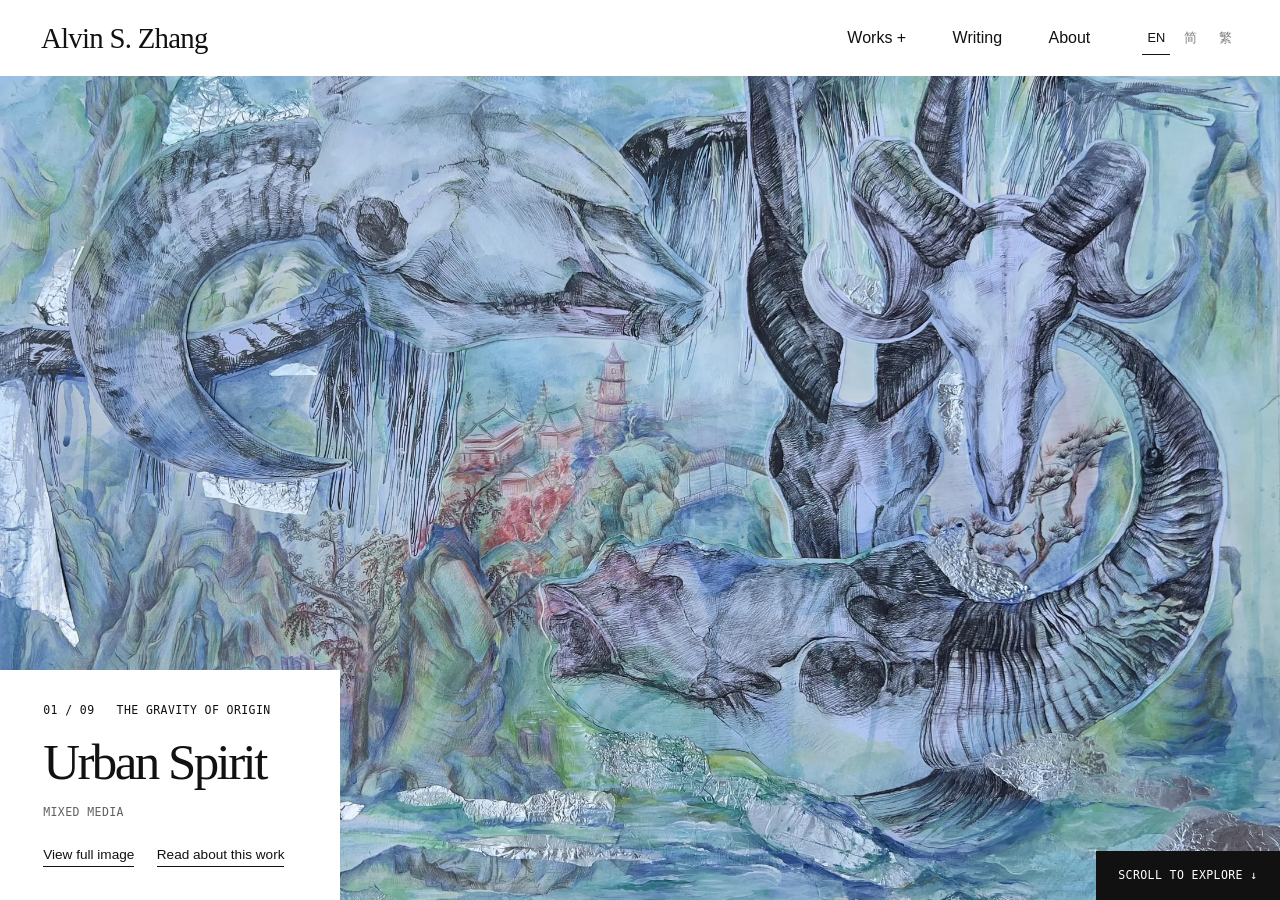
<file: index.html>
<!doctype html>
<html lang="en">
  <head>
    <meta charset="utf-8" />
    <meta name="viewport" content="width=device-width, initial-scale=1" />
    <meta name="theme-color" content="#ffffff" />
    <meta name="description" content="Selected artworks by Alvin S. Zhang across painting, installation, printmaking, drawing, and digital media." />
    <link rel="icon" href="./favicon.svg" type="image/svg+xml" />
    <link rel="preload" href="./assets/urban-main.jpg" as="image" fetchpriority="high" />
    <link rel="stylesheet" href="./styles.css?v=mobile-labels-fixed-20261117" />
    <script src="./site.js?v=mobile-labels-fixed-20261117" defer></script>
    <title>Alvin S. Zhang — Selected Works</title>
  </head>
  <body data-page="works">
    <a class="skip-link" href="#gallery">Skip to works</a>
    <header class="site-header" id="site-header">
      <a class="brand" id="brand" href="#urban-spirit" aria-label="Alvin S. Zhang, first work">Alvin S. Zhang</a>
      <nav class="site-nav" aria-label="Main navigation">
        <button type="button" class="nav-button" id="index-button" aria-haspopup="dialog" aria-controls="theme-panel">Index <span aria-hidden="true">+</span></button>
        <a class="nav-button" id="writing-link" href="./writing.html">Writing</a>
        <a class="nav-button" id="about-link" href="./about.html">About</a>
      </nav>
      <div class="language-switch" role="group" aria-label="Language">
        <button type="button" data-lang="en" aria-pressed="true" lang="en">EN</button>
        <button type="button" data-lang="zh-Hans" aria-pressed="false" lang="zh-Hans">简</button>
        <button type="button" data-lang="zh-Hant" aria-pressed="false" lang="zh-Hant">繁</button>
      </div>
    </header>

    <div class="filter-status" id="filter-status" hidden>
      <span id="filter-name"></span>
      <button type="button" id="show-all">Show all works ×</button>
    </div>

    <main class="gallery" id="gallery" tabindex="-1"></main>

    <dialog class="theme-panel" id="theme-panel" aria-labelledby="theme-heading">
      <div class="dialog-top">
        <span class="dialog-kicker" id="theme-heading">Index / Media</span>
        <button class="icon-button" type="button" id="theme-close" aria-label="Close index">×</button>
      </div>
      <div class="theme-list" id="theme-list"></div>
      <div class="theme-preview" id="theme-preview" aria-hidden="true">
        <img src="./assets/bonsai-main.jpg" alt="" />
        <span id="theme-preview-label"></span>
      </div>
      <div class="dialog-bottom" id="theme-hint">Hover to preview · Select to filter</div>
    </dialog>

    <dialog class="work-panel" id="work-panel" aria-labelledby="work-heading">
      <div class="dialog-top">
        <span class="dialog-kicker" id="work-kicker"></span>
        <button class="icon-button" type="button" id="work-close" aria-label="Close work information">×</button>
      </div>
      <div class="work-content">
        <p class="work-number" id="work-number"></p>
        <h2 id="work-heading"></h2>
        <p class="work-medium" id="work-medium"></p>
        <div class="work-statement" id="work-statement"></div>
      </div>
    </dialog>

    <dialog class="viewer" id="viewer" aria-label="Artwork viewer">
      <div class="viewer-top">
        <span id="viewer-title"></span>
        <div class="viewer-tools">
          <button type="button" id="viewer-zoom-out" aria-label="Zoom out">−</button>
          <span id="viewer-zoom-level">100%</span>
          <button type="button" id="viewer-zoom-in" aria-label="Zoom in">+</button>
          <button type="button" id="viewer-fit">Fit</button>
          <button type="button" id="viewer-close">Close ×</button>
        </div>
      </div>
      <div class="viewer-stage" id="viewer-stage">
        <img id="viewer-image" alt="" draggable="false" />
      </div>
      <div class="viewer-bottom">
        <button type="button" id="viewer-prev" aria-label="Previous image">←</button>
        <span id="viewer-count"></span>
        <button type="button" id="viewer-next" aria-label="Next image">→</button>
        <span id="viewer-hint">Drag to move · Scroll to zoom · Esc to close</span>
      </div>
    </dialog>
  </body>
</html>
</file>
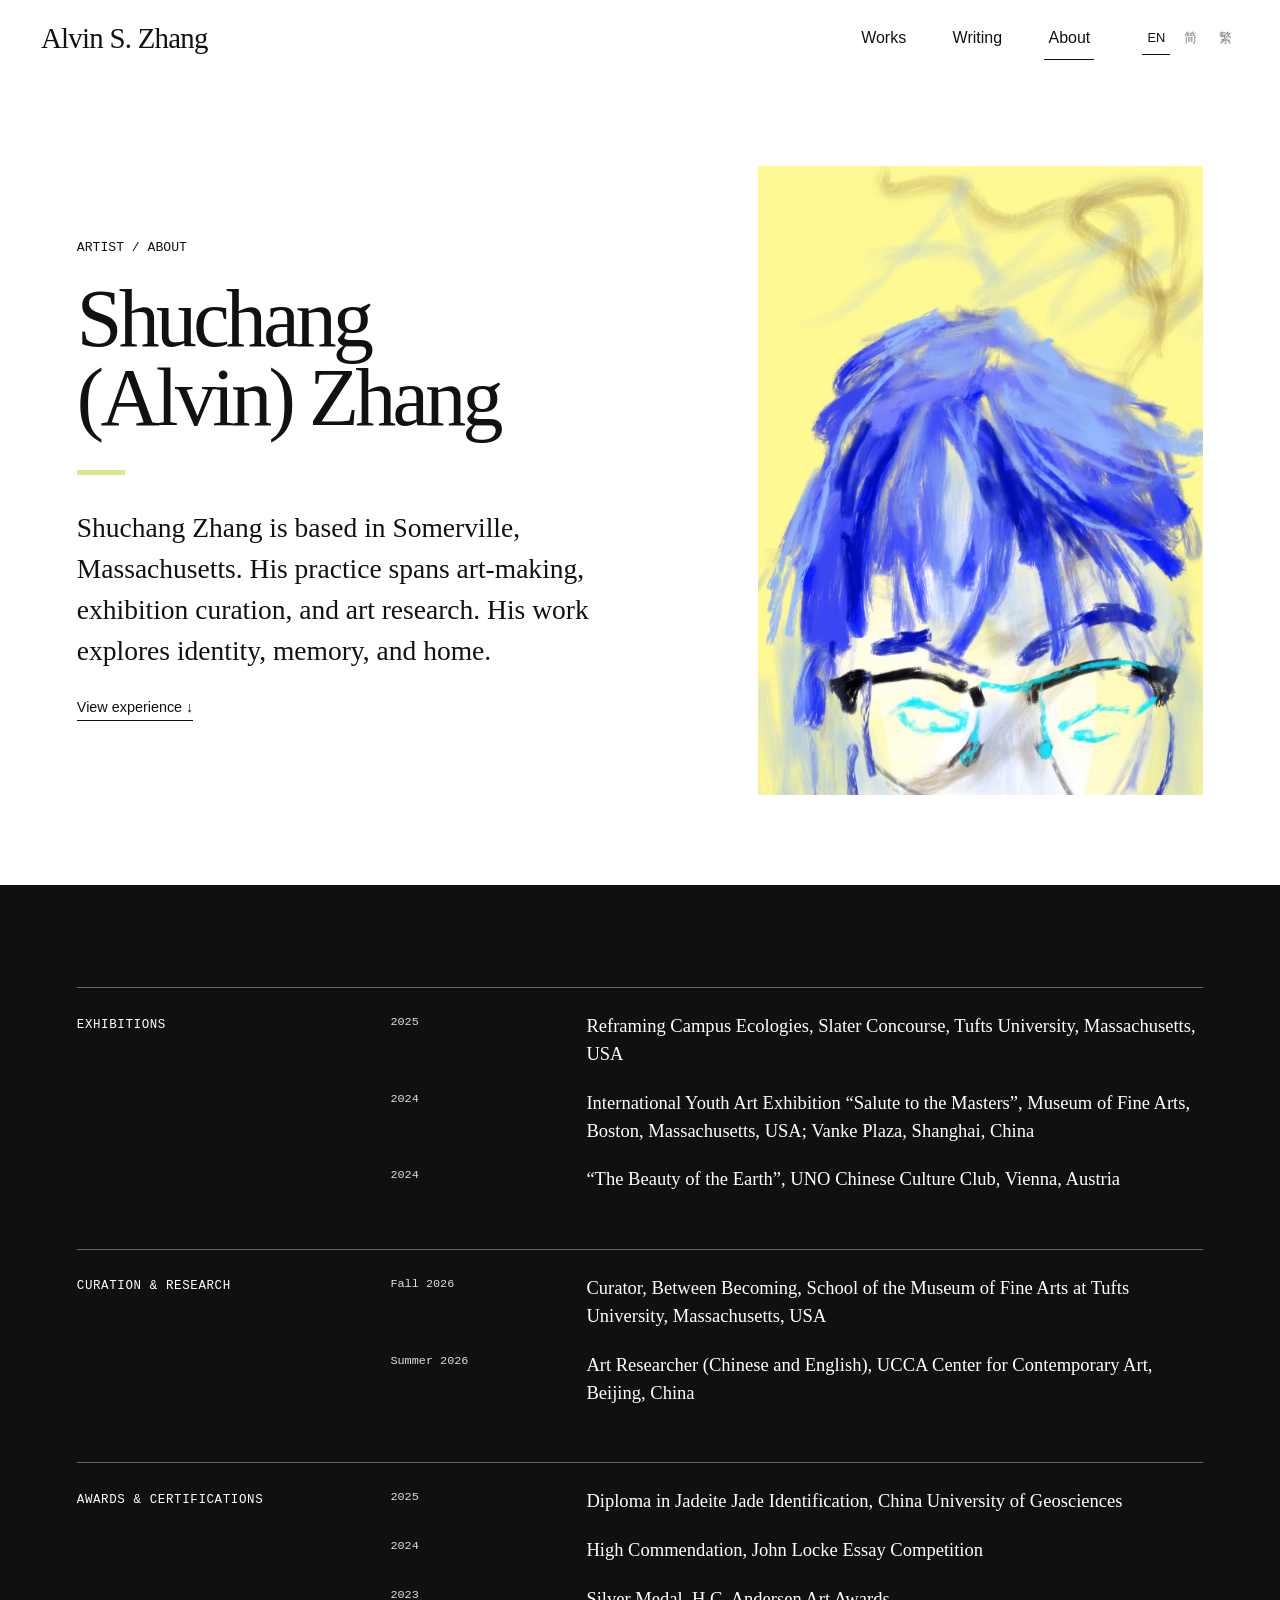
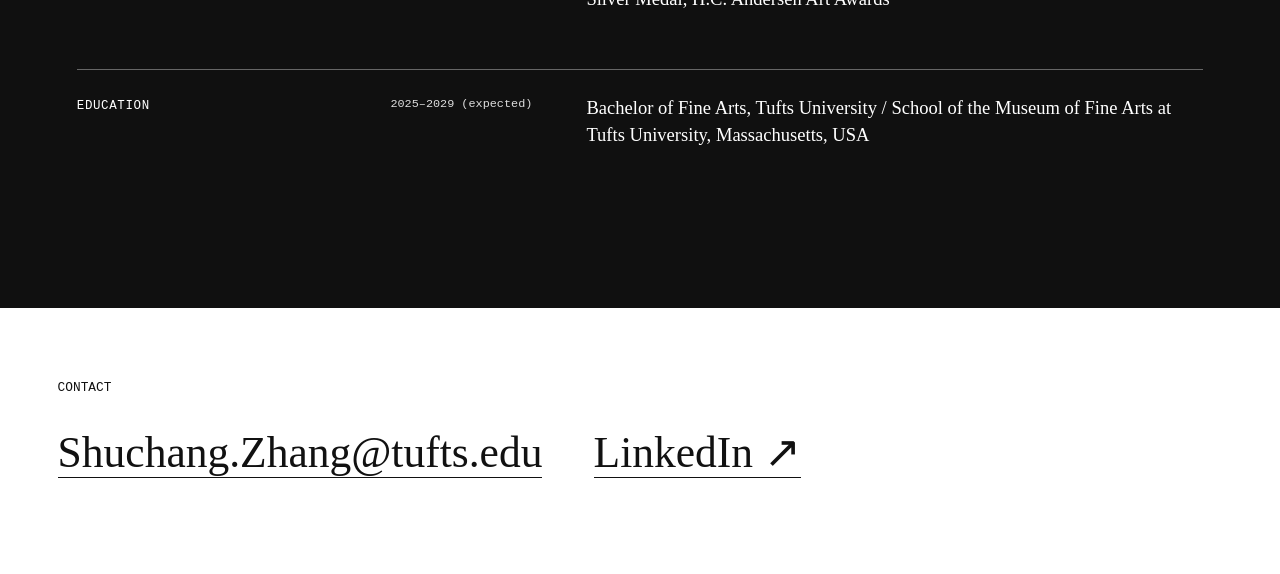
<file: about.html>
<!doctype html>
<html lang="en">
  <head>
    <meta charset="utf-8" />
    <meta name="viewport" content="width=device-width, initial-scale=1" />
    <meta name="theme-color" content="#ffffff" />
    <meta name="description" content="About Shuchang (Alvin) Zhang, an artist working across painting, installation, printmaking, drawing, and digital media." />
    <link rel="icon" href="./favicon.svg" type="image/svg+xml" />
    <link rel="stylesheet" href="./styles.css?v=writing-20261117" />
    <script src="./site.js?v=writing-20261117" defer></script>
    <title>About — Alvin S. Zhang</title>
  </head>
  <body data-page="about">
    <a class="skip-link" href="#about-main">Skip to about</a>
    <header class="site-header" id="site-header">
      <a class="brand" href="./index.html">Alvin S. Zhang</a>
      <nav class="site-nav" aria-label="Main navigation">
        <a class="nav-button" id="work-link" href="./index.html">Works</a>
        <a class="nav-button" id="writing-link" href="./writing.html">Writing</a>
        <span class="nav-button is-current" id="about-label" aria-current="page">About</span>
      </nav>
      <div class="language-switch" role="group" aria-label="Language">
        <button type="button" data-lang="en" aria-pressed="true" lang="en">EN</button>
        <button type="button" data-lang="zh-Hans" aria-pressed="false" lang="zh-Hans">简</button>
        <button type="button" data-lang="zh-Hant" aria-pressed="false" lang="zh-Hant">繁</button>
      </div>
    </header>
    <main class="about-page" id="about-main" tabindex="-1">
      <section class="about-hero" aria-labelledby="about-name">
        <div class="about-intro">
          <span class="about-overline" id="about-overline">Artist / About</span>
          <h1 id="about-name">Shuchang<br />(Alvin) Zhang</h1>
          <div class="about-accent" aria-hidden="true"></div>
          <p class="about-lead" id="about-lead"></p>
          <a class="about-more" id="about-more" href="#about-cv">View experience ↓</a>
        </div>
        <figure class="about-hero-art"><img src="./assets/about-portrait.jpg?v=2" alt="" /></figure>
      </section>
      <div class="about-body" id="about-cv">
        <div class="about-facts">
          <section class="about-fact"><h2 id="about-selected-heading"></h2><ul id="about-selected" class="cv-list"></ul></section>
          <section class="about-fact"><h2 id="about-experience-heading"></h2><ul id="about-experience" class="cv-list"></ul></section>
          <section class="about-fact"><h2 id="about-awards-heading"></h2><ul id="about-awards" class="cv-list"></ul></section>
          <section class="about-fact"><h2 id="about-education-heading"></h2><ul id="about-education" class="cv-list"></ul></section>
        </div>
      </div>
      <footer class="about-footer">
        <span id="about-contact-heading">Contact</span>
        <a href="mailto:Shuchang.Zhang@tufts.edu">Shuchang.Zhang@tufts.edu</a>
        <a href="https://www.linkedin.com/in/alvin-z-70a928397/" target="_blank" rel="noopener noreferrer">LinkedIn ↗</a>
      </footer>
    </main>
  </body>
</html>
</file>
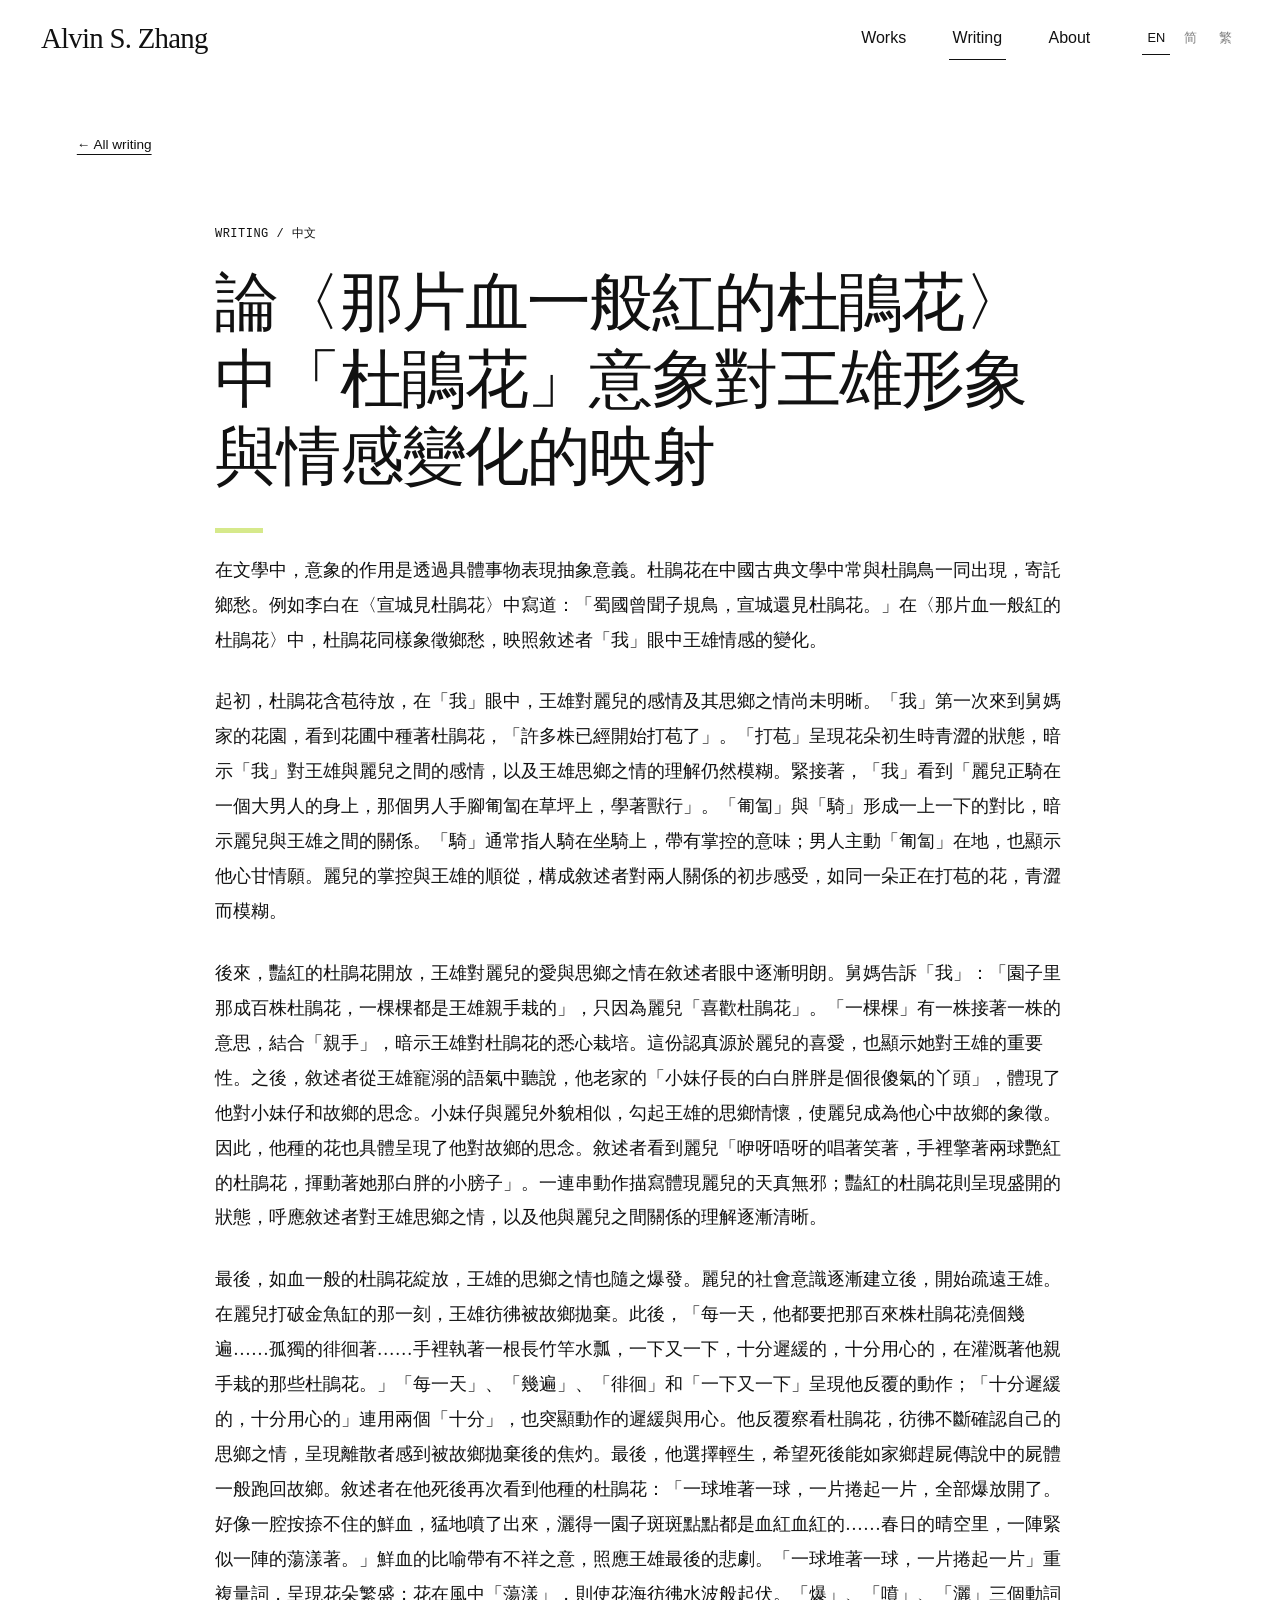
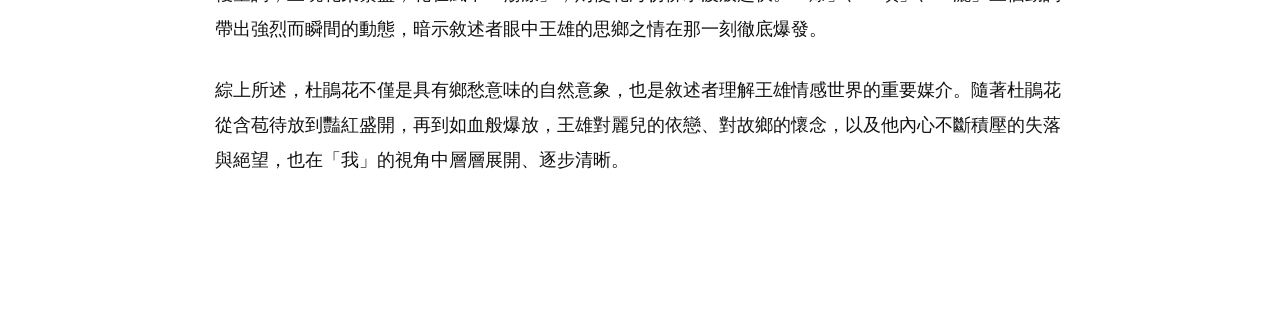
<file: azalea.html>
<!doctype html><html lang="en"><head><meta charset="utf-8"><meta name="viewport" content="width=device-width,initial-scale=1"><meta name="description" content="Writing by Shuchang (Alvin) Zhang"><link rel="icon" href="./favicon.svg"><link rel="stylesheet" href="./styles.css?v=writing-20261117"><script src="./writing.js?v=writing-20261117" defer></script><title>論〈那片血一般紅的杜鵑花〉中「杜鵑花」意象對王雄形象與情感變化的映射 — Alvin S. Zhang</title></head><body class="writing-page"><header class="site-header"><a class="brand" href="./index.html">Alvin S. Zhang</a><nav class="site-nav" aria-label="Main navigation"><a class="nav-button" data-label="works" href="./index.html">Works</a><a class="nav-button is-current" data-label="writing" href="./writing.html" aria-current="page">Writing</a><a class="nav-button" data-label="about" href="./about.html">About</a></nav><div class="language-switch" role="group" aria-label="Language"><button type="button" data-lang="en" lang="en">EN</button><button type="button" data-lang="zh-Hans" lang="zh-Hans">简</button><button type="button" data-lang="zh-Hant" lang="zh-Hant">繁</button></div></header><main class="writing-main"><div class="article-back"><a href="./writing.html" data-label="back">← All writing</a></div><article class="writing-article" lang="zh-Hant"><p class="writing-kicker">WRITING / 中文</p><h1>論〈那片血一般紅的杜鵑花〉中「杜鵑花」意象對王雄形象與情感變化的映射</h1><div class="writing-accent"></div><div class="article-body"><p>在文學中，意象的作用是透過具體事物表現抽象意義。杜鵑花在中國古典文學中常與杜鵑鳥一同出現，寄託鄉愁。例如李白在〈宣城見杜鵑花〉中寫道：「蜀國曾聞子規鳥，宣城還見杜鵑花。」在〈那片血一般紅的杜鵑花〉中，杜鵑花同樣象徵鄉愁，映照敘述者「我」眼中王雄情感的變化。</p><p>起初，杜鵑花含苞待放，在「我」眼中，王雄對麗兒的感情及其思鄉之情尚未明晰。「我」第一次來到舅媽家的花園，看到花圃中種著杜鵑花，「許多株已經開始打苞了」。「打苞」呈現花朵初生時青澀的狀態，暗示「我」對王雄與麗兒之間的感情，以及王雄思鄉之情的理解仍然模糊。緊接著，「我」看到「麗兒正騎在一個大男人的身上，那個男人手腳匍匐在草坪上，學著獸行」。「匍匐」與「騎」形成一上一下的對比，暗示麗兒與王雄之間的關係。「騎」通常指人騎在坐騎上，帶有掌控的意味；男人主動「匍匐」在地，也顯示他心甘情願。麗兒的掌控與王雄的順從，構成敘述者對兩人關係的初步感受，如同一朵正在打苞的花，青澀而模糊。</p><p>後來，豔紅的杜鵑花開放，王雄對麗兒的愛與思鄉之情在敘述者眼中逐漸明朗。舅媽告訴「我」：「園子里那成百株杜鵑花，一棵棵都是王雄親手栽的」，只因為麗兒「喜歡杜鵑花」。「一棵棵」有一株接著一株的意思，結合「親手」，暗示王雄對杜鵑花的悉心栽培。這份認真源於麗兒的喜愛，也顯示她對王雄的重要性。之後，敘述者從王雄寵溺的語氣中聽說，他老家的「小妹仔長的白白胖胖是個很傻氣的丫頭」，體現了他對小妹仔和故鄉的思念。小妹仔與麗兒外貌相似，勾起王雄的思鄉情懷，使麗兒成為他心中故鄉的象徵。因此，他種的花也具體呈現了他對故鄉的思念。敘述者看到麗兒「咿呀唔呀的唱著笑著，手裡擎著兩球艷紅的杜鵑花，揮動著她那白胖的小膀子」。一連串動作描寫體現麗兒的天真無邪；豔紅的杜鵑花則呈現盛開的狀態，呼應敘述者對王雄思鄉之情，以及他與麗兒之間關係的理解逐漸清晰。</p><p>最後，如血一般的杜鵑花綻放，王雄的思鄉之情也隨之爆發。麗兒的社會意識逐漸建立後，開始疏遠王雄。在麗兒打破金魚缸的那一刻，王雄彷彿被故鄉拋棄。此後，「每一天，他都要把那百來株杜鵑花澆個幾遍……孤獨的徘徊著……手裡執著一根長竹竿水瓢，一下又一下，十分遲緩的，十分用心的，在灌溉著他親手栽的那些杜鵑花。」「每一天」、「幾遍」、「徘徊」和「一下又一下」呈現他反覆的動作；「十分遲緩的，十分用心的」連用兩個「十分」，也突顯動作的遲緩與用心。他反覆察看杜鵑花，彷彿不斷確認自己的思鄉之情，呈現離散者感到被故鄉拋棄後的焦灼。最後，他選擇輕生，希望死後能如家鄉趕屍傳說中的屍體一般跑回故鄉。敘述者在他死後再次看到他種的杜鵑花：「一球堆著一球，一片捲起一片，全部爆放開了。好像一腔按捺不住的鮮血，猛地噴了出來，灑得一園子斑斑點點都是血紅血紅的……春日的晴空里，一陣緊似一陣的蕩漾著。」鮮血的比喻帶有不祥之意，照應王雄最後的悲劇。「一球堆著一球，一片捲起一片」重複量詞，呈現花朵繁盛；花在風中「蕩漾」，則使花海彷彿水波般起伏。「爆」、「噴」、「灑」三個動詞帶出強烈而瞬間的動態，暗示敘述者眼中王雄的思鄉之情在那一刻徹底爆發。</p><p>綜上所述，杜鵑花不僅是具有鄉愁意味的自然意象，也是敘述者理解王雄情感世界的重要媒介。隨著杜鵑花從含苞待放到豔紅盛開，再到如血般爆放，王雄對麗兒的依戀、對故鄉的懷念，以及他內心不斷積壓的失落與絕望，也在「我」的視角中層層展開、逐步清晰。</p></div></article></main></body></html>
</file>
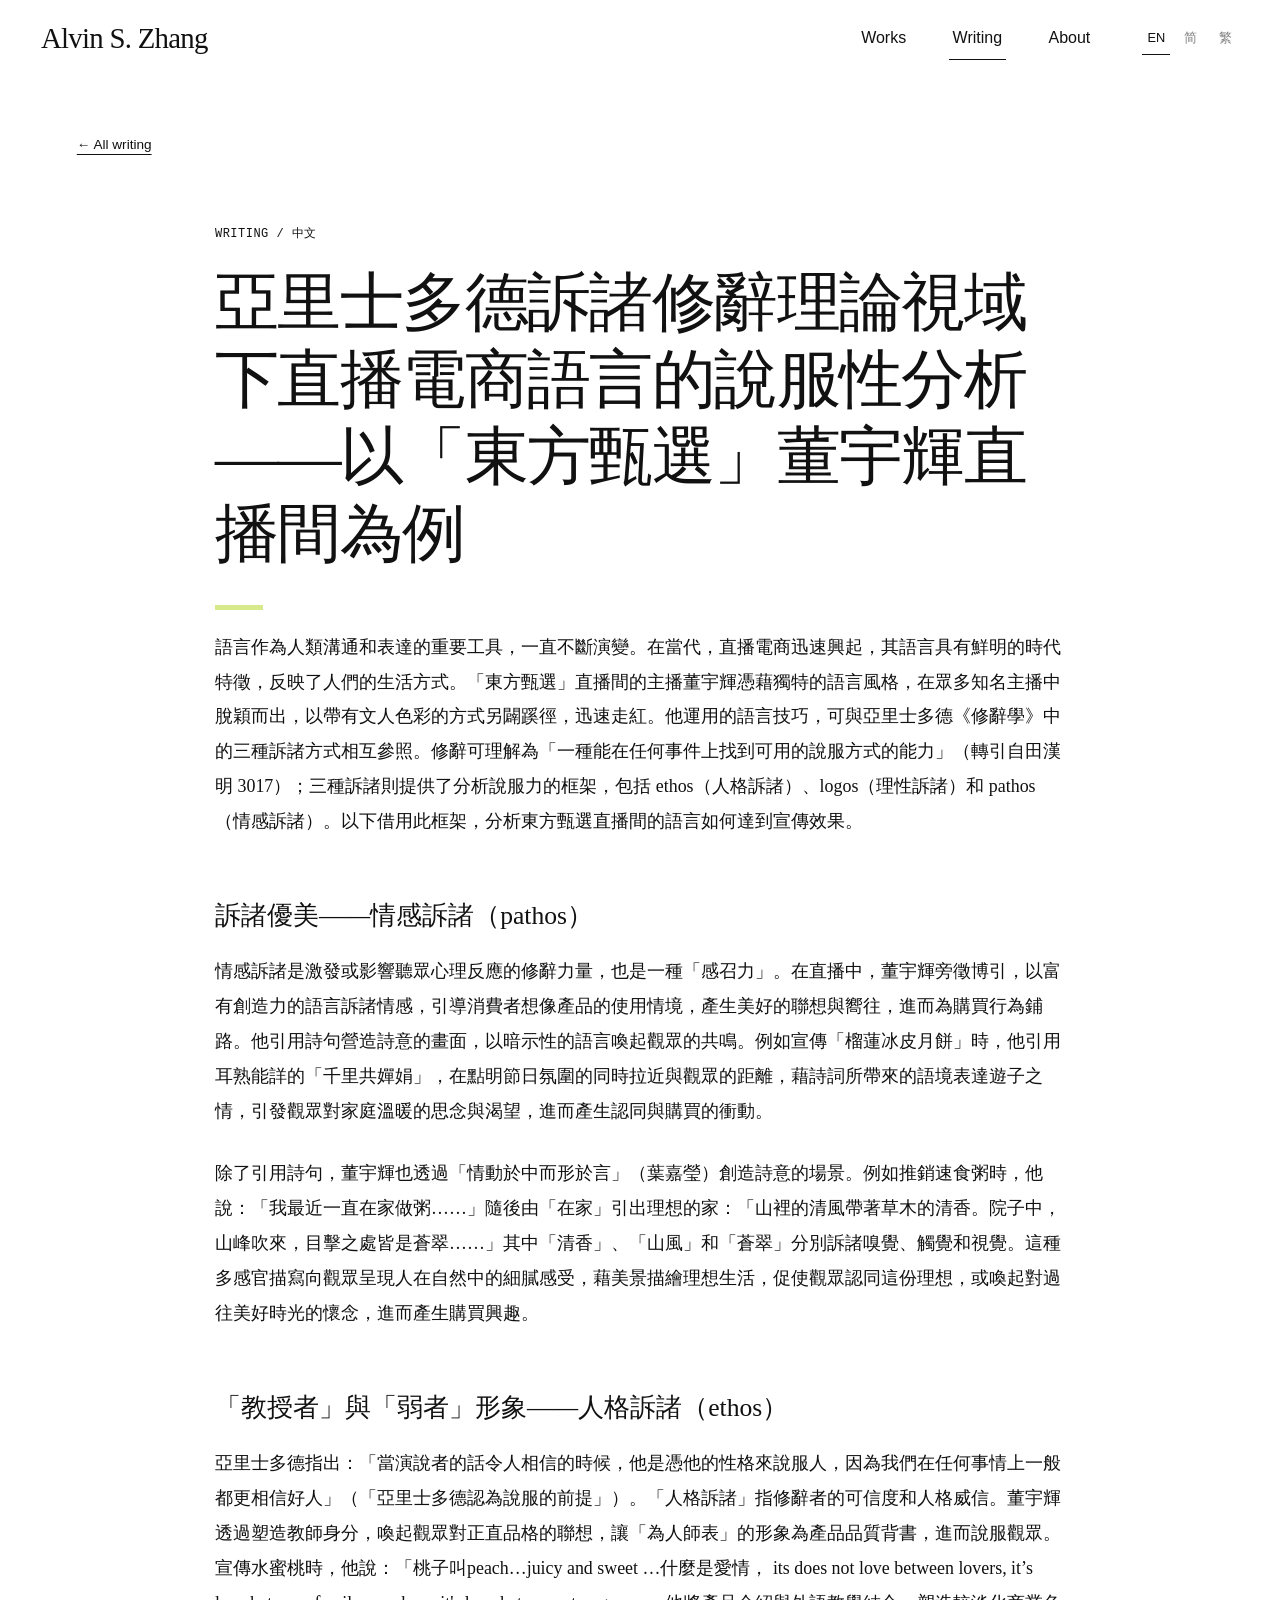
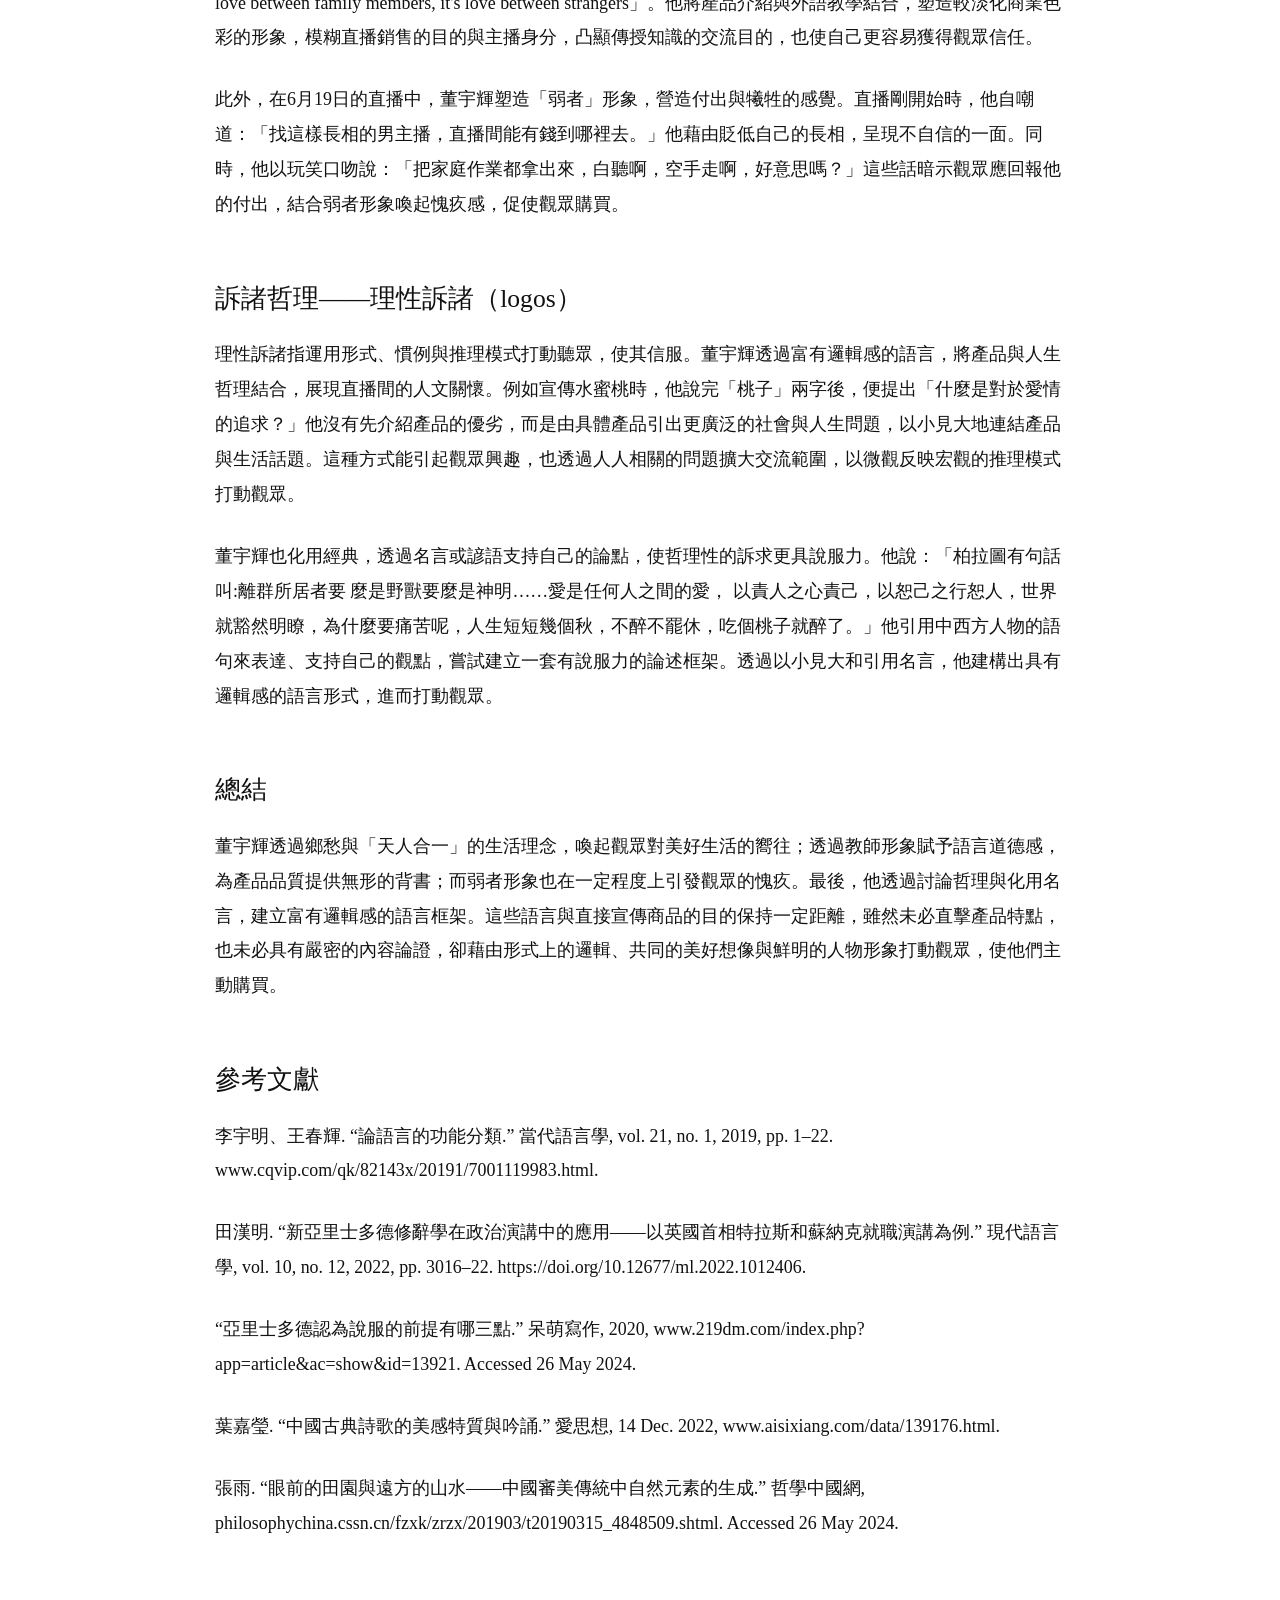
<file: rhetoric.html>
<!doctype html><html lang="en"><head><meta charset="utf-8"><meta name="viewport" content="width=device-width,initial-scale=1"><meta name="description" content="Writing by Shuchang (Alvin) Zhang"><link rel="icon" href="./favicon.svg"><link rel="stylesheet" href="./styles.css?v=writing-20261117"><script src="./writing.js?v=writing-20261117" defer></script><title>亞里士多德訴諸修辭理論視域下直播電商語言的說服性分析——以「東方甄選」董宇輝直播間為例 — Alvin S. Zhang</title></head><body class="writing-page"><header class="site-header"><a class="brand" href="./index.html">Alvin S. Zhang</a><nav class="site-nav" aria-label="Main navigation"><a class="nav-button" data-label="works" href="./index.html">Works</a><a class="nav-button is-current" data-label="writing" href="./writing.html" aria-current="page">Writing</a><a class="nav-button" data-label="about" href="./about.html">About</a></nav><div class="language-switch" role="group" aria-label="Language"><button type="button" data-lang="en" lang="en">EN</button><button type="button" data-lang="zh-Hans" lang="zh-Hans">简</button><button type="button" data-lang="zh-Hant" lang="zh-Hant">繁</button></div></header><main class="writing-main"><div class="article-back"><a href="./writing.html" data-label="back">← All writing</a></div><article class="writing-article" lang="zh-Hant"><p class="writing-kicker">WRITING / 中文</p><h1>亞里士多德訴諸修辭理論視域下直播電商語言的說服性分析——以「東方甄選」董宇輝直播間為例</h1><div class="writing-accent"></div><div class="article-body"><p>語言作為人類溝通和表達的重要工具，一直不斷演變。在當代，直播電商迅速興起，其語言具有鮮明的時代特徵，反映了人們的生活方式。「東方甄選」直播間的主播董宇輝憑藉獨特的語言風格，在眾多知名主播中脫穎而出，以帶有文人色彩的方式另闢蹊徑，迅速走紅。他運用的語言技巧，可與亞里士多德《修辭學》中的三種訴諸方式相互參照。修辭可理解為「一種能在任何事件上找到可用的說服方式的能力」（轉引自田漢明 3017）；三種訴諸則提供了分析說服力的框架，包括 ethos（人格訴諸）、logos（理性訴諸）和 pathos（情感訴諸）。以下借用此框架，分析東方甄選直播間的語言如何達到宣傳效果。</p><h2>訴諸優美——情感訴諸（pathos）</h2><p>情感訴諸是激發或影響聽眾心理反應的修辭力量，也是一種「感召力」。在直播中，董宇輝旁徵博引，以富有創造力的語言訴諸情感，引導消費者想像產品的使用情境，產生美好的聯想與嚮往，進而為購買行為鋪路。他引用詩句營造詩意的畫面，以暗示性的語言喚起觀眾的共鳴。例如宣傳「榴蓮冰皮月餅」時，他引用耳熟能詳的「千里共嬋娟」，在點明節日氛圍的同時拉近與觀眾的距離，藉詩詞所帶來的語境表達遊子之情，引發觀眾對家庭溫暖的思念與渴望，進而產生認同與購買的衝動。</p><p>除了引用詩句，董宇輝也透過「情動於中而形於言」（葉嘉瑩）創造詩意的場景。例如推銷速食粥時，他說：「我最近一直在家做粥……」隨後由「在家」引出理想的家：「山裡的清風帶著草木的清香。院子中，山峰吹來，目擊之處皆是蒼翠……」其中「清香」、「山風」和「蒼翠」分別訴諸嗅覺、觸覺和視覺。這種多感官描寫向觀眾呈現人在自然中的細膩感受，藉美景描繪理想生活，促使觀眾認同這份理想，或喚起對過往美好時光的懷念，進而產生購買興趣。</p><h2>「教授者」與「弱者」形象——人格訴諸（ethos）</h2><p>亞里士多德指出：「當演說者的話令人相信的時候，他是憑他的性格來說服人，因為我們在任何事情上一般都更相信好人」（「亞里士多德認為說服的前提」）。「人格訴諸」指修辭者的可信度和人格威信。董宇輝透過塑造教師身分，喚起觀眾對正直品格的聯想，讓「為人師表」的形象為產品品質背書，進而說服觀眾。宣傳水蜜桃時，他說：「桃子叫peach…juicy and sweet …什麼是愛情， its does not love between lovers, it’s love between family members, it&#x27;s love between strangers」。他將產品介紹與外語教學結合，塑造較淡化商業色彩的形象，模糊直播銷售的目的與主播身分，凸顯傳授知識的交流目的，也使自己更容易獲得觀眾信任。</p><p>此外，在6月19日的直播中，董宇輝塑造「弱者」形象，營造付出與犧牲的感覺。直播剛開始時，他自嘲道：「找這樣長相的男主播，直播間能有錢到哪裡去。」他藉由貶低自己的長相，呈現不自信的一面。同時，他以玩笑口吻說：「把家庭作業都拿出來，白聽啊，空手走啊，好意思嗎？」這些話暗示觀眾應回報他的付出，結合弱者形象喚起愧疚感，促使觀眾購買。</p><h2>訴諸哲理——理性訴諸（logos）</h2><p>理性訴諸指運用形式、慣例與推理模式打動聽眾，使其信服。董宇輝透過富有邏輯感的語言，將產品與人生哲理結合，展現直播間的人文關懷。例如宣傳水蜜桃時，他說完「桃子」兩字後，便提出「什麼是對於愛情的追求？」他沒有先介紹產品的優劣，而是由具體產品引出更廣泛的社會與人生問題，以小見大地連結產品與生活話題。這種方式能引起觀眾興趣，也透過人人相關的問題擴大交流範圍，以微觀反映宏觀的推理模式打動觀眾。</p><p>董宇輝也化用經典，透過名言或諺語支持自己的論點，使哲理性的訴求更具說服力。他說：「柏拉圖有句話叫:離群所居者要 麼是野獸要麼是神明……愛是任何人之間的愛， 以責人之心責己，以恕己之行恕人，世界就豁然明瞭，為什麼要痛苦呢，人生短短幾個秋，不醉不罷休，吃個桃子就醉了。」他引用中西方人物的語句來表達、支持自己的觀點，嘗試建立一套有說服力的論述框架。透過以小見大和引用名言，他建構出具有邏輯感的語言形式，進而打動觀眾。</p><h2>總結</h2><p>董宇輝透過鄉愁與「天人合一」的生活理念，喚起觀眾對美好生活的嚮往；透過教師形象賦予語言道德感，為產品品質提供無形的背書；而弱者形象也在一定程度上引發觀眾的愧疚。最後，他透過討論哲理與化用名言，建立富有邏輯感的語言框架。這些語言與直接宣傳商品的目的保持一定距離，雖然未必直擊產品特點，也未必具有嚴密的內容論證，卻藉由形式上的邏輯、共同的美好想像與鮮明的人物形象打動觀眾，使他們主動購買。</p><h2>參考文獻</h2><p>李宇明、王春輝. “論語言的功能分類.” 當代語言學, vol. 21, no. 1, 2019, pp. 1–22. www.cqvip.com/qk/82143x/20191/7001119983.html.</p><p>田漢明. “新亞里士多德修辭學在政治演講中的應用——以英國首相特拉斯和蘇納克就職演講為例.” 現代語言學, vol. 10, no. 12, 2022, pp. 3016–22. https://doi.org/10.12677/ml.2022.1012406.</p><p>“亞里士多德認為說服的前提有哪三點.” 呆萌寫作, 2020, www.219dm.com/index.php?app=article&amp;ac=show&amp;id=13921. Accessed 26 May 2024.</p><p>葉嘉瑩. “中國古典詩歌的美感特質與吟誦.” 愛思想, 14 Dec. 2022, www.aisixiang.com/data/139176.html.</p><p>張雨. “眼前的田園與遠方的山水——中國審美傳統中自然元素的生成.” 哲學中國網, philosophychina.cssn.cn/fzxk/zrzx/201903/t20190315_4848509.shtml. Accessed 26 May 2024.</p></div></article></main></body></html>
</file>
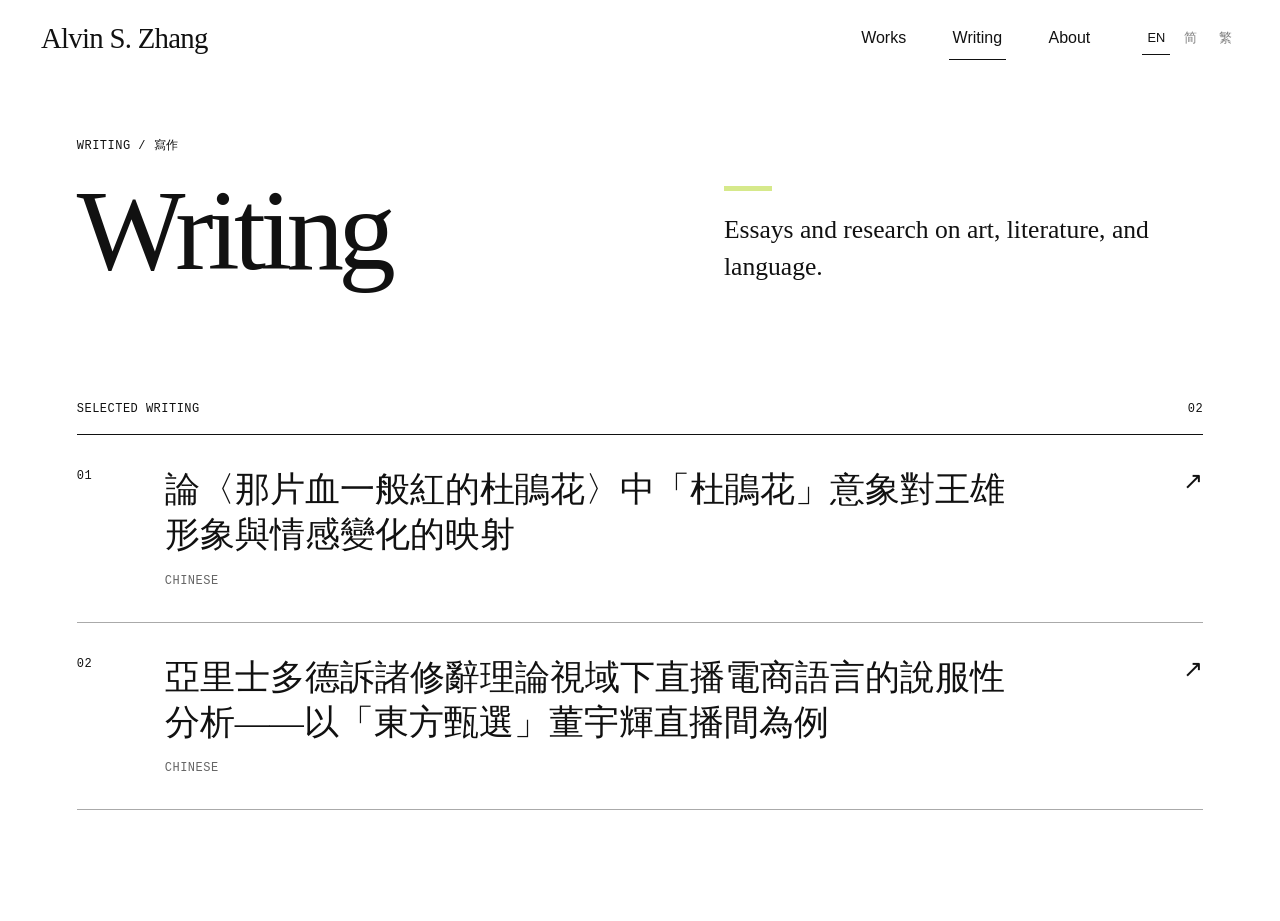
<file: writing.html>
<!doctype html><html lang="en"><head><meta charset="utf-8"><meta name="viewport" content="width=device-width,initial-scale=1"><meta name="description" content="Writing by Shuchang (Alvin) Zhang"><link rel="icon" href="./favicon.svg"><link rel="stylesheet" href="./styles.css?v=writing-20261117"><script src="./writing.js?v=writing-20261117" defer></script><title>Writing — Alvin S. Zhang</title></head><body class="writing-page"><header class="site-header"><a class="brand" href="./index.html">Alvin S. Zhang</a><nav class="site-nav" aria-label="Main navigation"><a class="nav-button" data-label="works" href="./index.html">Works</a><a class="nav-button is-current" data-label="writing" href="./writing.html" aria-current="page">Writing</a><a class="nav-button" data-label="about" href="./about.html">About</a></nav><div class="language-switch" role="group" aria-label="Language"><button type="button" data-lang="en" lang="en">EN</button><button type="button" data-lang="zh-Hans" lang="zh-Hans">简</button><button type="button" data-lang="zh-Hant" lang="zh-Hant">繁</button></div></header><main class="writing-main"><div class="writing-intro"><div><span class="writing-kicker">WRITING / 寫作</span><h1 data-label="heading">Writing</h1></div><div><div class="writing-accent"></div><p data-label="intro">Essays and research on art, literature, and language.</p></div></div><div class="writing-list-head"><span data-label="list">Selected writing</span><span>02</span></div><div class="writing-list"><a class="writing-entry" href="./azalea.html"><span class="writing-number">01</span><span><strong lang="zh-Hant">論〈那片血一般紅的杜鵑花〉中「杜鵑花」意象對王雄形象與情感變化的映射</strong><small data-label="chinese">Chinese</small></span><span class="writing-arrow" aria-hidden="true">↗</span></a><a class="writing-entry" href="./rhetoric.html"><span class="writing-number">02</span><span><strong lang="zh-Hant">亞里士多德訴諸修辭理論視域下直播電商語言的說服性分析——以「東方甄選」董宇輝直播間為例</strong><small data-label="chinese">Chinese</small></span><span class="writing-arrow" aria-hidden="true">↗</span></a></div></main></body></html>
</file>
<file: styles.css>
:root{color-scheme:light;--ink:#111;--paper:#fff;--serif:"Bodoni 72","Didot","Iowan Old Style","Times New Roman",serif;--sans:"Helvetica Neue",Arial,sans-serif;--mono:"SFMono-Regular",Menlo,Consolas,monospace}
*{box-sizing:border-box}
html{scroll-behavior:smooth}
body{margin:0;background:#fff;color:var(--ink);font-family:var(--sans);overflow:hidden}
button,a{-webkit-tap-highlight-color:transparent}
button{font:inherit}
button:focus-visible,a:focus-visible{outline:2px solid currentColor;outline-offset:4px}
.skip-link{position:fixed;z-index:100;top:-80px;left:16px;background:#fff;color:#111;padding:12px 16px}
.skip-link:focus{top:16px}
.site-header{position:fixed;z-index:20;top:0;left:0;right:0;height:76px;padding:0 3.2vw;display:flex;align-items:center;gap:2.3rem;background:#fff;color:#111;transition:background-color .25s,color .25s}
.site-header.is-dark{background:#101010;color:#fff}
.brand{font-family:var(--serif);font-size:clamp(1.45rem,2.25vw,2.15rem);font-weight:400;letter-spacing:-.025em;color:inherit;text-decoration:none;white-space:nowrap}
.site-nav{display:flex;align-items:center;gap:clamp(1.1rem,3vw,3.5rem);margin-left:auto}
.nav-button,.language-switch button{border:0;background:none;color:inherit;cursor:pointer;white-space:nowrap}
.nav-button{font-size:1rem;padding:12px 4px;text-decoration:none}
.nav-button.is-current{border-bottom:1px solid currentColor;cursor:default}
.nav-button span{font-size:1.35rem;line-height:0;margin-left:.35rem}
.language-switch{display:flex;gap:.4rem;margin-left:.7rem;font-size:.8rem}
.language-switch button{padding:8px 5px;opacity:.54;min-width:28px}
.language-switch button[aria-pressed="true"]{opacity:1;border-bottom:1px solid currentColor}
.filter-status{position:fixed;z-index:19;top:88px;right:3.2vw;display:flex;align-items:center;gap:1.2rem;padding:.65rem .85rem;background:#fff;color:#111;box-shadow:0 2px 16px #0002;font:400 .7rem var(--mono);text-transform:uppercase}
.filter-status[hidden]{display:none}
.filter-status button{border:0;border-bottom:1px solid currentColor;background:none;color:inherit;cursor:pointer;padding:2px 0;font:inherit;text-transform:inherit}
.gallery{height:100dvh;overflow-y:auto;overscroll-behavior-y:contain;scroll-snap-type:y mandatory;scrollbar-width:none}
.gallery::-webkit-scrollbar{display:none}
.slide{position:relative;height:100dvh;min-height:560px;scroll-snap-align:start;overflow:hidden;background:#fff;color:#111}
.slide--dark{background:#101010;color:#fff}
.artwork-trigger{position:absolute;left:0;top:0;bottom:0;border:0;padding:0;overflow:hidden;background:transparent;cursor:zoom-in}
.artwork-trigger:focus-visible{outline:4px solid #d6e98b;outline-offset:-8px}
.artwork-image{width:100%;height:100%;display:block;object-fit:cover}
.slide--landscape .artwork-trigger{width:100%}
.slide--portrait .artwork-trigger{width:78%}
.slide--portrait .artwork-image{object-position:center 37%}
.slide--portrait[data-id="bonsai"] .artwork-image,.slide--portrait[data-id="sycamore"] .artwork-image,.slide--portrait[data-id="season-change"] .artwork-image{object-position:center 50%}
.slide--landscape[data-id="manifest"] .artwork-image{object-position:center center}
.slide-panel{position:absolute;z-index:2;pointer-events:none}
.slide-panel button{pointer-events:auto}
.slide--landscape .slide-panel{bottom:0;left:0;min-width:34%;max-width:min(43%,590px);background:#fff;color:#111;padding:1.65rem 2.7rem 1.7rem}
.slide--landscape.slide--dark .slide-panel{background:#101010;color:#fff}
.slide--portrait .slide-panel{left:78%;right:0;top:76px;bottom:0;background:#101010;color:#fff;padding:clamp(1.6rem,3vw,3rem) 2.1vw;display:flex;flex-direction:column}
.slide--portrait.slide--light .slide-panel{background:#fff;color:#111}
.slide-kicker,.slide-medium,.slide-count,.slide-hint,.slide-actions{font-family:var(--mono);font-size:clamp(.65rem,.9vw,.82rem);font-weight:400;letter-spacing:.035em;text-transform:uppercase}
.slide-kicker{margin:0 0 1.4rem}
.slide-title{font-family:var(--serif);font-weight:400;letter-spacing:-.05em;line-height:.93;margin:0;overflow-wrap:anywhere}
.slide--landscape .slide-title{font-size:clamp(4.3rem,8vw,8.6rem)}
.slide--portrait .slide-title{font-size:clamp(3.1rem,5.2vw,6.6rem);margin:auto 0 .95rem}
.slide--portrait[data-id="flash-bulb-memory"] .slide-title{font-size:clamp(3rem,4.9vw,5.8rem)}
.slide-accent{height:5px;width:3rem;background:#d6e98b;margin:0 0 2rem;display:none}
.slide--accent .slide-accent{display:block}
.slide--portrait .slide-accent{flex:none;margin:auto 0 1.2rem}
.slide--portrait.slide--accent .slide-title{margin:0 0 .95rem}
.slide-medium{margin:1.15rem 0 1.5rem;opacity:.66}
.slide--portrait .slide-medium{margin:0 0 auto}
.slide-carousel{display:flex;align-items:center;gap:1rem;font:400 .75rem var(--mono);margin:.6rem 0 1rem}
.slide-carousel button{border:1px solid currentColor;border-radius:50%;width:2.2rem;height:2.2rem;background:none;color:inherit;cursor:pointer;line-height:1;padding:0}
.slide-carousel button:hover{background:currentColor;color:#fff}
.slide--dark .slide-carousel button:hover{color:#111}
.slide--portrait .slide-carousel{margin:0 0 .8rem}
.slide-actions{display:flex;gap:1.4rem;align-items:center;margin-top:1.2rem}
.slide-actions button{font-family:var(--sans);font-size:.85rem;text-transform:none;letter-spacing:0;border:0;background:none;color:inherit;padding:4px 0;border-bottom:1px solid currentColor;cursor:pointer}
.slide--portrait .slide-actions{display:block;margin:0}
.slide--portrait .slide-actions button{display:block;margin-top:.7rem}
.slide-hint{position:absolute;z-index:2;right:0;bottom:0;background:#111;color:#fff;padding:1.1rem 1.4rem;margin:0}
.slide--dark .slide-hint{background:#fff;color:#111}
.slide--portrait .slide-hint{display:none}
.gallery-end{height:100dvh;min-height:560px;scroll-snap-align:start;background:#fff;display:flex;flex-direction:column;justify-content:space-between;padding:clamp(7rem,18vh,13rem) 5vw 4rem}
.gallery-end p{font:clamp(.75rem,1vw,.95rem) var(--mono);text-transform:uppercase}
.gallery-end h2{font:400 clamp(5rem,13vw,12rem)/.88 var(--serif);letter-spacing:-.055em;margin:0}
.gallery-end button{align-self:flex-start;border:0;border-bottom:1px solid #111;background:none;padding:8px 0;font-size:1rem;cursor:pointer}
dialog{border:0;margin:0;padding:0;max-width:none;max-height:none}
dialog::backdrop{background:rgba(0,0,0,.62)}
.theme-panel,.about-panel,.work-panel{position:fixed;inset:0;width:100vw;height:100dvh;background:#fff;color:#111;overflow:auto}
.dialog-top{height:76px;padding:0 3.2vw;display:flex;align-items:center;justify-content:space-between}
.dialog-kicker{font:clamp(.75rem,1vw,.9rem) var(--mono);text-transform:uppercase}
.icon-button{border:0;background:none;color:inherit;font:400 2.4rem var(--sans);cursor:pointer;padding:0 8px}
.theme-list{position:relative;z-index:1;margin:clamp(2rem,5vh,4rem) 3.2vw 0;width:min(77%,1100px)}
.theme-option{display:flex;align-items:flex-start;gap:1.4rem;width:100%;border:0;background:none;text-align:left;color:#aaa;cursor:pointer;padding:clamp(.35rem,1.2vh,.8rem) 0;font:400 clamp(2.5rem,5.4vw,5.8rem)/1.06 var(--serif);letter-spacing:-.045em;transition:color .25s}
.theme-option.is-previewed,.theme-option:hover,.theme-option:focus-visible{color:#111}
.theme-option>span:nth-child(2){flex:1}
.theme-number,.theme-count{font:400 clamp(.7rem,.95vw,.9rem) var(--mono);letter-spacing:0;padding-top:1.1em}
.theme-count{margin-left:auto}
.theme-preview{position:absolute;z-index:2;right:3vw;top:23vh;width:clamp(160px,16vw,250px);pointer-events:none;transform:rotate(2deg);transition:transform .28s}
.theme-preview img{display:block;width:100%;max-height:52vh;object-fit:contain;background:#fff;padding:12px;box-shadow:0 12px 34px #0002}
.theme-preview span{display:block;font:400 .7rem var(--mono);text-transform:uppercase;margin-top:10px}
.dialog-bottom{position:absolute;left:3.2vw;bottom:3.2vh;font:400 .75rem var(--mono);text-transform:uppercase}
.about-content,.work-content{max-width:850px;margin:clamp(4rem,12vh,9rem) auto 0;padding:0 5vw}
.about-content h1,.work-content h2{font:400 clamp(4.5rem,10vw,9rem)/.9 var(--serif);letter-spacing:-.05em;margin:0 0 2.5rem}
.about-content p,.work-statement{font:400 clamp(1.25rem,2.25vw,2rem)/1.45 var(--serif);max-width:760px}
.work-statement p{margin:0 0 1.35em}
.work-statement.is-long{font-size:clamp(1.1rem,1.55vw,1.4rem);line-height:1.62;padding-bottom:4rem}
.about-media,.work-medium,.work-number{font:400 .8rem var(--mono)!important;text-transform:uppercase;line-height:1.6!important;margin-top:2.7rem}
.work-content{max-width:950px}
.viewer{position:fixed;inset:0;width:100vw;height:100dvh;background:#101010;color:#fff;overflow:hidden}
.viewer-top,.viewer-bottom{position:absolute;z-index:2;left:0;right:0;background:#101010;display:flex;align-items:center;padding:0 clamp(1rem,2.5vw,2.5rem);font-size:.88rem}
.viewer-top{top:0;height:56px;justify-content:space-between;gap:1rem}
.viewer-bottom{bottom:0;height:44px;gap:1rem;font-family:var(--mono);font-size:.75rem}
.viewer-tools{display:flex;align-items:center;gap:1rem}
.viewer-tools button,.viewer-bottom button{border:0;background:none;color:#fff;cursor:pointer;padding:6px 4px}
.viewer-tools button{font-size:.88rem}
.viewer-tools button:first-child,.viewer-tools button:nth-child(3){font-size:1.4rem;line-height:1}
.viewer-bottom #viewer-hint{margin-left:auto;opacity:.7}
.viewer-stage{position:absolute;inset:56px 0 44px;overflow:hidden;touch-action:none;cursor:grab}
.viewer-stage.is-dragging{cursor:grabbing}
.viewer-stage img{position:absolute;left:50%;top:50%;max-width:none;max-height:none;user-select:none;transform-origin:center center;will-change:transform}
body[data-page="about"]{overflow:auto}
.about-page{padding-top:76px}
.about-hero{position:relative;min-height:calc(100dvh - 76px);overflow:hidden;background:#fff;padding:8vh 4.5vw}
.about-overline{display:block;font:400 .82rem var(--mono);text-transform:uppercase;position:relative;z-index:2}
.about-hero h1{position:relative;z-index:2;white-space:pre-line;font:400 clamp(5rem,11vw,12rem)/.86 var(--serif);letter-spacing:-.055em;margin:clamp(7rem,20vh,15rem) 0 0;max-width:85%;pointer-events:none}
.about-hero-art{position:absolute;right:2.6vw;top:12vh;width:min(38vw,590px);height:78vh;overflow:hidden}
.about-hero-art img{width:100%;height:100%;object-fit:cover}
.about-body{background:#101010;color:#fff;padding:clamp(6rem,11vw,11rem) 4.5vw clamp(7rem,12vw,12rem)}
.about-lead{font:400 clamp(2.4rem,4.7vw,5.1rem)/1.12 var(--serif);letter-spacing:-.025em;max-width:1200px;margin:0 0 clamp(7rem,13vw,12rem)}
.about-facts{display:grid;grid-template-columns:repeat(2,minmax(0,1fr));column-gap:8vw;row-gap:6rem}
.about-fact{border-top:1px solid #777;padding-top:1.15rem}
.about-fact h2{font:400 .78rem var(--mono);text-transform:uppercase;letter-spacing:.05em;margin:0 0 2rem}
.about-fact p{font:400 clamp(1.3rem,2vw,2rem)/1.35 var(--serif);max-width:530px;margin:0}
.about-fact ul{list-style:none;padding:0;margin:0;max-width:600px}
.about-fact li{font:400 clamp(1.25rem,1.8vw,1.7rem)/1.35 var(--serif);margin:0 0 1.4rem}
.about-fact li:last-child{margin-bottom:0}
.about-footer{padding:4.5rem 4.5vw 6rem;display:flex;flex-wrap:wrap;gap:2rem 4vw;align-items:baseline;background:#fff}
.about-footer span{font:400 .8rem var(--mono);text-transform:uppercase;width:100%}
.about-footer a{font:400 clamp(1.4rem,3.4vw,3rem) var(--serif);color:#111;text-decoration:none;border-bottom:1px solid #111;overflow-wrap:anywhere}
@media(max-width:800px){
 .site-header{height:72px;gap:.9rem;padding:0 4vw}
 .brand{font-size:1.45rem}
 .site-nav{gap:.6rem}
 .nav-button{font-size:.85rem}
 .language-switch{gap:0;margin-left:0;font-size:.72rem}
 .language-switch button{min-width:24px;padding:6px 3px}
 .slide--landscape .slide-panel{min-width:0;max-width:80%;padding:1.3rem 1.4rem}
 .slide--landscape .slide-title{font-size:clamp(3.5rem,13vw,6.5rem)}
 .slide--portrait .artwork-trigger{width:100%}
 .slide--portrait .slide-panel{left:0;right:auto;top:auto;bottom:0;width:min(82%,450px);height:auto;min-height:0;background:#101010;color:#fff;padding:1.25rem 1.4rem;display:block}
 .slide--portrait.slide--light .slide-panel{background:#fff;color:#111}
 .slide--portrait .slide-title,.slide--portrait.slide--accent .slide-title,.slide--portrait[data-id="flash-bulb-memory"] .slide-title{font-size:clamp(3.2rem,12vw,5.6rem);margin:0}
 .slide--portrait .slide-kicker{margin-bottom:.8rem}
 .slide--portrait .slide-medium{margin:.7rem 0}
 .slide--portrait .slide-accent{position:static;margin:0 0 .7rem}
 .slide--portrait .slide-actions button{display:inline-block;margin-right:.8rem}
 .theme-list{width:92%;margin:13vh 4vw 0}
 .theme-option{font-size:clamp(2.3rem,7vw,4rem);gap:.7rem}
 .theme-number{padding-top:.7em}
 .theme-preview{display:none}
 .filter-status{top:78px;right:4vw}
 .viewer-top{height:60px;flex-wrap:wrap;align-content:center}
 .viewer-top>span{display:none}
 .viewer-tools{width:100%;justify-content:space-between;gap:.4rem}
 .viewer-stage{top:60px}
 .viewer-bottom #viewer-hint{display:none}
 .about-hero h1{font-size:clamp(5rem,12vw,8rem);max-width:92%}
 .about-hero-art{width:46vw;right:0}
 .about-facts{column-gap:5vw}
}
@media(max-width:560px){
 .site-header{height:88px;align-items:flex-start;padding-top:10px;flex-wrap:wrap;gap:0}
 .brand{width:60%;line-height:1.3}
 .site-nav{width:40%;justify-content:flex-end;margin-left:0}
 .language-switch{position:absolute;left:4vw;bottom:6px}
 .slide--landscape .slide-panel{max-width:90%;padding:1rem 1.1rem}
 .slide--landscape .slide-title{font-size:clamp(3.3rem,14vw,5.5rem)}
 .slide--landscape .slide-kicker{margin-bottom:.65rem}
 .slide--landscape .slide-medium{margin:.5rem 0}
 .slide-hint{display:none}
 .slide{min-height:0}
 .gallery-end{min-height:0}
 .slide--portrait .slide-panel{width:min(90%,450px);padding:1rem 1.1rem}
 .slide--portrait .slide-title,.slide--portrait.slide--accent .slide-title,.slide--portrait[data-id="flash-bulb-memory"] .slide-title{font-size:clamp(2.7rem,11vw,4.5rem)}
 .work-content h2{font-size:clamp(3rem,12vw,5rem);overflow-wrap:anywhere}
 .work-content{margin-top:2rem;padding-bottom:3rem}
 .theme-option{font-size:clamp(2rem,7.4vw,3rem)}
 .filter-status{top:94px;left:4vw;right:auto;gap:.6rem;font-size:.61rem}
 .dialog-bottom{font-size:.65rem;max-width:70%}
 .about-page{padding-top:88px}
 .about-hero{min-height:calc(100dvh - 88px);padding:2.5rem 4vw}
 .about-overline{font-size:.7rem}
 .about-hero h1{font-size:clamp(4.2rem,16vw,6.5rem);max-width:100%;margin:6rem 0 0}
 .about-hero-art{top:auto;bottom:0;right:0;width:72vw;height:46vh}
 .about-body{padding:6rem 5vw}
 .about-lead{font-size:clamp(2.15rem,9vw,3.8rem);margin-bottom:6rem}
 .about-facts{grid-template-columns:1fr;row-gap:3.5rem}
 .about-footer{padding:3rem 5vw 5rem}
}
@media(prefers-reduced-motion:reduce){html{scroll-behavior:auto}*,*::before,*::after{transition-duration:.01ms!important;animation-duration:.01ms!important}}

/* About: introduction first, followed by a readable artist CV. */
.about-hero{min-height:0;display:grid;grid-template-columns:minmax(0,1.15fr) minmax(0,.85fr);gap:7%;align-items:center;padding:clamp(3rem,7vw,7rem) 6vw;background:#fff;overflow:visible}
.about-intro{min-width:0;max-width:690px}
.about-hero h1{font:400 clamp(3.3rem,6.4vw,6.7rem)/.96 var(--serif);letter-spacing:-.045em;margin:1.6rem 0 0;max-width:none;pointer-events:auto}
.about-accent{width:3rem;height:5px;background:#d6e98b;margin:2rem 0}
.about-hero .about-lead{font:400 clamp(1.3rem,2.15vw,2rem)/1.5 var(--serif);letter-spacing:0;max-width:36rem;margin:0}
.about-more{display:inline-block;color:inherit;text-decoration:none;border-bottom:1px solid currentColor;padding-bottom:.35rem;margin-top:1.7rem;font-size:.9rem}
.about-hero-art{position:static;width:100%;height:auto;margin:0;overflow:visible}
.about-hero-art img{display:block;width:100%;height:auto;object-fit:contain}
.about-body{padding:clamp(4rem,8vw,8rem) 6vw}
.about-facts{display:block;max-width:1200px;margin:auto}
.about-fact{display:grid;grid-template-columns:minmax(10rem,25%) 1fr;gap:2rem;border-top:1px solid #666;padding:1.5rem 0 3.5rem}
.about-fact h2{margin:.2rem 0 0;line-height:1.5}
.about-fact .cv-list{max-width:none;margin:0;list-style:none;padding:0}
.about-fact .cv-list li{display:grid;grid-template-columns:minmax(7rem,11rem) minmax(0,1fr);gap:1.25rem;font:400 clamp(1.05rem,1.45vw,1.35rem)/1.5 var(--serif);margin:0 0 1.3rem}
.about-fact .cv-list li:last-child{margin-bottom:0}
.cv-year{font:400 .74rem/1.8 var(--mono);color:#ddd}
.cv-description{overflow-wrap:anywhere}
@media(max-width:700px){
 .about-hero{grid-template-columns:1fr;gap:2.5rem;padding:3rem 5vw 4rem}
 .about-hero h1{font-size:clamp(3.2rem,12vw,5rem);margin:1.5rem 0 0}
 .about-hero-art{width:100%;max-width:480px;height:auto;justify-self:center}
 .about-body{padding:4rem 5vw}
 .about-fact{grid-template-columns:1fr;gap:1.3rem;padding:1.3rem 0 2.7rem}
 .about-fact .cv-list li{grid-template-columns:1fr;gap:.2rem;margin-bottom:1.3rem}
}

/* Theme descriptions remain accessible on touch screens. */
.theme-list{padding-bottom:5rem}
.theme-description{margin:.1rem 0 1.1rem 3.2rem;max-width:48rem;color:#111;font:400 clamp(1rem,1.35vw,1.25rem)/1.6 var(--serif)}
.theme-description summary{font:400 .75rem/1.5 var(--sans);cursor:pointer;display:list-item}
.theme-description p{margin:.8rem 0 0}
.theme-panel .dialog-bottom{position:static;margin:0 3.2vw 2rem}
@media(max-width:800px){.theme-list{margin-top:3rem}.theme-description{margin-left:2.4rem}.theme-preview{display:none}}
@media(max-width:560px){.theme-option{font-size:clamp(1.8rem,7vw,2.5rem)}.theme-description{margin-left:1.8rem;font-size:1rem}}


/* Writing pages */
body.writing-page{overflow:auto}
.writing-main{padding:clamp(8rem,15vh,11rem) 6vw 7rem;max-width:1440px;margin:auto}
.writing-intro{display:grid;grid-template-columns:1.25fr 1fr;align-items:end;gap:3rem;margin-bottom:clamp(4rem,9vw,8rem)}
.writing-kicker,.writing-list-head,.writing-number,.writing-entry small{font:400 .75rem/1.5 var(--mono);text-transform:uppercase;letter-spacing:.04em}
.writing-intro h1{font:400 clamp(4rem,9vw,8rem)/.95 var(--serif);letter-spacing:-.05em;margin:1.3rem 0 0}
.writing-intro p{font:400 clamp(1.2rem,2vw,1.8rem)/1.45 var(--serif);margin:0;max-width:28rem}
.writing-accent{width:3rem;height:5px;background:#d6e98b;margin-bottom:1.25rem}
.writing-list-head{display:flex;justify-content:space-between;border-bottom:1px solid #111;padding-bottom:1rem}
.writing-entry{display:grid;grid-template-columns:4rem 1fr 2rem;gap:1.5rem;padding:2rem 0;border-bottom:1px solid #aaa;color:inherit;text-decoration:none}
.writing-entry strong{font:400 clamp(1.5rem,2.7vw,2.6rem)/1.3 var(--serif);display:block;max-width:53rem;overflow-wrap:anywhere}
.writing-entry small{display:block;color:#666;margin-top:.9rem}
.writing-entry:hover strong{text-decoration:underline;text-decoration-thickness:1px;text-underline-offset:.15em}
.writing-arrow{text-align:right;font-size:1.5rem}
.article-back a{color:inherit;font-size:.85rem;text-underline-offset:5px}
.writing-article{max-width:850px;margin:4.5rem auto 0}
.writing-article h1{font:400 clamp(2.2rem,5vw,4.6rem)/1.2 var(--serif);letter-spacing:-.025em;margin:1.4rem 0 2rem;overflow-wrap:anywhere}
.article-body{font:400 clamp(1.1rem,1.4vw,1.3rem)/1.95 var(--serif);overflow-wrap:anywhere}
.article-body p{margin:0 0 1.5em}.article-body h2{font:400 clamp(1.4rem,2vw,1.8rem)/1.4 var(--serif);margin:2.3em 0 .8em}
@media(max-width:800px){.site-header{gap:.5rem}.site-nav{gap:.3rem}.nav-button{font-size:.8rem}}
@media(max-width:560px){.site-header .brand{width:auto;flex:1}.site-nav{width:auto;flex:none;gap:.35rem}.site-header .nav-button{font-size:.75rem;padding:9px 2px}.writing-main{padding:8rem 5vw 5rem}.writing-intro{grid-template-columns:1fr;gap:2rem;margin-bottom:3rem}.writing-entry{grid-template-columns:2rem 1fr 1.2rem;gap:.5rem}.writing-article{margin-top:3rem}.article-body{font-size:1.08rem;line-height:1.9}}

/* Wrap only between whole words or Chinese character pairs. */
.slide-title{overflow-wrap:normal;word-break:normal;hyphens:none}
.slide-title .title-pair{display:inline-block;white-space:nowrap}

/* Match the two landscape titles to the portrait title scale. */
.slide--landscape .slide-title{font-size:clamp(3.1rem,5.2vw,6.6rem)}
@media(max-width:800px){.slide--landscape .slide-title{font-size:clamp(3.2rem,12vw,5.6rem)}}
@media(max-width:560px){.slide--landscape .slide-title{font-size:clamp(2.7rem,11vw,4.5rem)}}

/* Keep artwork labels close to their content and restore the original mobile width. */
.slide--landscape .slide-panel{min-width:0;width:max-content;max-width:min(43%,590px)}
@media(max-width:800px){.slide--landscape .slide-panel{max-width:80%}.slide--portrait .slide-panel{width:min(76%,450px)}}
@media(max-width:560px){.slide--landscape .slide-panel{max-width:90%}.slide--portrait .slide-panel{width:min(76%,450px)}}

/* Add a little breathing room to landscape artwork labels. */
.slide--landscape .slide-panel{padding-top:calc(1.65rem + 6px);padding-right:calc(2.7rem + 12px);padding-bottom:calc(1.7rem + 6px)}
@media(max-width:800px){.slide--landscape .slide-panel{padding-top:calc(1.3rem + 6px);padding-right:calc(1.4rem + 12px);padding-bottom:calc(1.3rem + 6px)}}
@media(max-width:560px){.slide--landscape .slide-panel{padding-top:calc(1rem + 6px);padding-right:calc(1.1rem + 12px);padding-bottom:calc(1rem + 6px)}}

/* On smaller screens, portrait labels size to their contents like landscape labels. */
@media(max-width:800px){
 .slide--portrait .slide-panel{width:max-content;max-width:min(90%,450px);padding:calc(1.3rem + 6px) calc(1.4rem + 12px) calc(1.3rem + 6px) 1.4rem}
 .slide--portrait .slide-actions{display:flex;flex-wrap:wrap;gap:.7rem 1.4rem;margin-top:1.2rem}
 .slide--portrait .slide-actions button{display:inline-block;margin:0}
}
@media(max-width:560px){.slide--portrait .slide-panel{padding:calc(1rem + 6px) calc(1.1rem + 12px) calc(1rem + 6px) 1.1rem}}

/* Compact mobile labels and predictable carousel buttons on touch screens. */
@media(max-width:560px){
 .slide--landscape .slide-panel,.slide--portrait .slide-panel{max-width:min(76%,450px)}
 .slide-actions{flex-wrap:wrap;row-gap:.7rem}
}
.slide-carousel button{flex:none}
@media(hover:none){
 .slide-carousel button:hover,.slide--dark .slide-carousel button:hover{background:transparent;color:inherit}
}

/* Keep hover contrast correct even when a touch browser retains hover state. */
.slide--light .slide-carousel button:hover{background:#111;color:#fff}
.slide--dark .slide-carousel button:hover{background:#fff;color:#111}
@media(hover:none){.slide--light .slide-carousel button:hover,.slide--dark .slide-carousel button:hover{background:transparent;color:inherit}}
</file>
